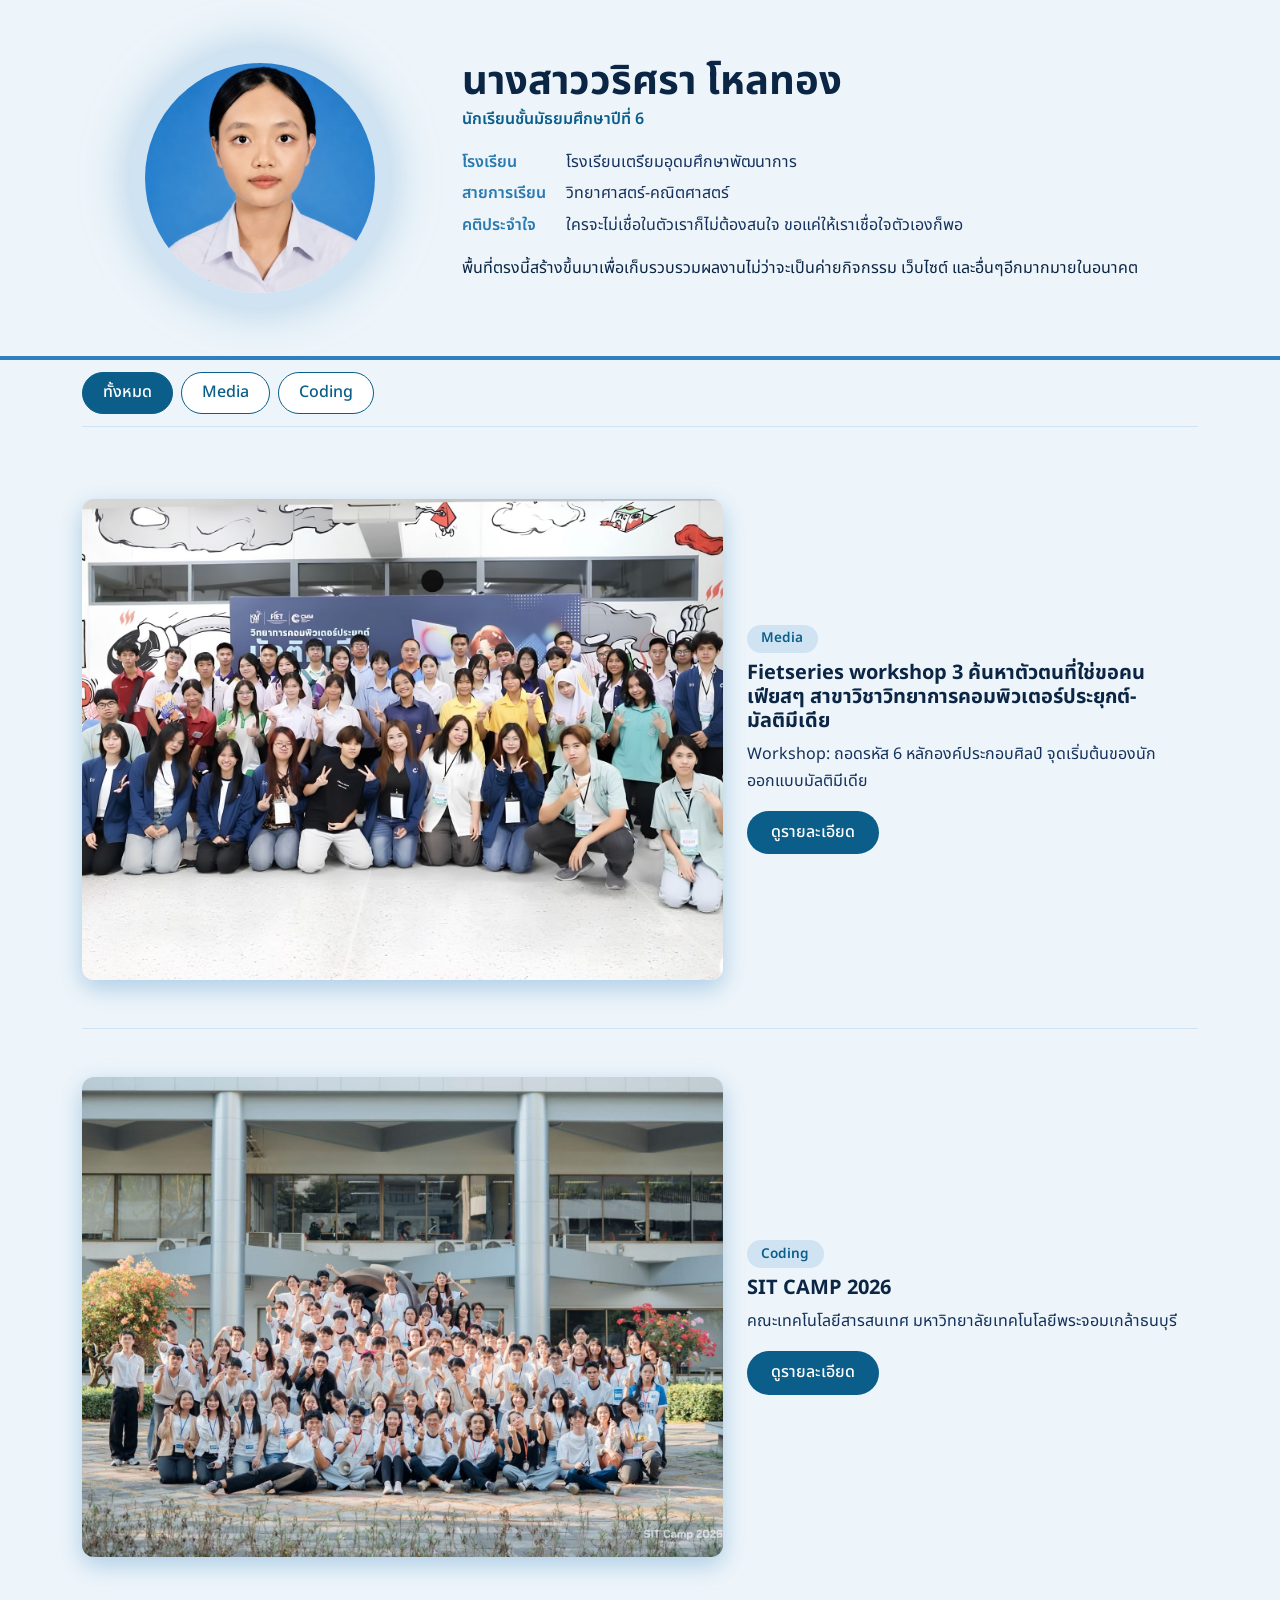
<file: index.html>
<!DOCTYPE html>
<html lang="th">

<head>
    <meta charset="UTF-8">
    <meta name="viewport" content="width=device-width, initial-scale=1.0">
    <title>Codefolio/Gam</title>
    <link rel="preconnect" href="https://fonts.googleapis.com">
    <link rel="preconnect" href="https://fonts.gstatic.com" crossorigin>
    <link href="https://fonts.googleapis.com/css2?family=Noto+Sans+Thai:wght@100..900&display=swap" rel="stylesheet">
    <link href="https://cdn.jsdelivr.net/npm/bootstrap@5.3.3/dist/css/bootstrap.min.css" rel="stylesheet">
    <link rel="stylesheet" href="style.css">
</head>

<body>
    <header class="profile">
        <div class="container">
            <div class="row align-items-center g-4">
                <div class="col-md-4 text-center">
                    <img src="profile.jpg" alt="รูปโปรไฟล์" class="profile-photo">
                </div>
                <div class="col-md-8">
                    <h1 class="profile-name">นางสาววริศรา โหลทอง</h1>
                    <p class="profile-sub">นักเรียนชั้นมัธยมศึกษาปีที่ 6</p>
                    <dl class="profile-info">
                        <dt>โรงเรียน</dt>
                        <dd>โรงเรียนเตรียมอุดมศึกษาพัฒนาการ</dd>
                        <dt>สายการเรียน</dt>
                        <dd>วิทยาศาสตร์-คณิตศาสตร์</dd>
                        <dt>คติประจำใจ</dt>
                        <dd>ใครจะไม่เชื่อในตัวเราก็ไม่ต้องสนใจ ขอแค่ให้เราเชื่อใจตัวเองก็พอ</dd>
                    </dl>
                    <p class="profile-about"> พื้นที่ตรงนี้สร้างขึ้นมาเพื่อเก็บรวบรวมผลงานไม่ว่าจะเป็นค่ายกิจกรรม เว็บไซต์ และอื่นๆอีกมากมายในอนาคต </p>
                </div>
            </div>
        </div>
    </header>

    <main>
        <section class="container works" id="works">
            <input type="radio" name="cat" id="cat-all" class="visually-hidden" checked>
            <input type="radio" name="cat" id="cat-media" class="visually-hidden">
            <input type="radio" name="cat" id="cat-coding" class="visually-hidden">

            <div class="filter-bar" role="group" aria-label="เลือกหมวดผลงาน">
                <label for="cat-all">ทั้งหมด</label>
                <label for="cat-media">Media</label>
                <label for="cat-coding">Coding</label>
            </div>

            <div class="work-list">
                <article class="work" data-category="Media">
                    <div class="row g-4 align-items-center">
                        <div class="col-lg-7">
                            <img src="cmm01.jpg" alt="กิจกรรม Fietseries workshop 3" class="work-media">
                        </div>
                        <div class="col-lg-5">
                            <span class="work-tag">Media</span>
                            <h3 class="work-title">Fietseries workshop 3 ค้นหาตัวตนที่ใช่ขอคนเฟียสๆ
                                สาขาวิชาวิทยาการคอมพิวเตอร์ประยุกต์-มัลติมีเดีย</h3>
                            <p class="work-desc">Workshop: ถอดรหัส 6 หลักองค์ประกอบศิลป์ จุดเริ่มต้นของนักออกแบบมัลติมีเดีย</p>
                            <a href="detail.html" class="btn-detail">ดูรายละเอียด</a>
                        </div>
                    </div>
                </article>

                <article class="work" data-category="Coding">
                    <div class="row g-4 align-items-center">
                        <div class="col-lg-7">
                            <img src="sit 01.jpg" alt="ภาพหมู่ค่าย SIT CAMP 2026" class="work-media">
                        </div>
                        <div class="col-lg-5">
                            <span class="work-tag">Coding</span>
                            <h3 class="work-title">SIT CAMP 2026</h3>
                            <p class="work-desc">คณะเทคโนโลยีสารสนเทศ มหาวิทยาลัยเทคโนโลยีพระจอมเกล้าธนบุรี</p>
                            <a href="detail-sitcamp.html" class="btn-detail">ดูรายละเอียด</a>
                        </div>
                    </div>
                </article>
            </div>
        </section>
    </main>
</body>

</html>
</file>
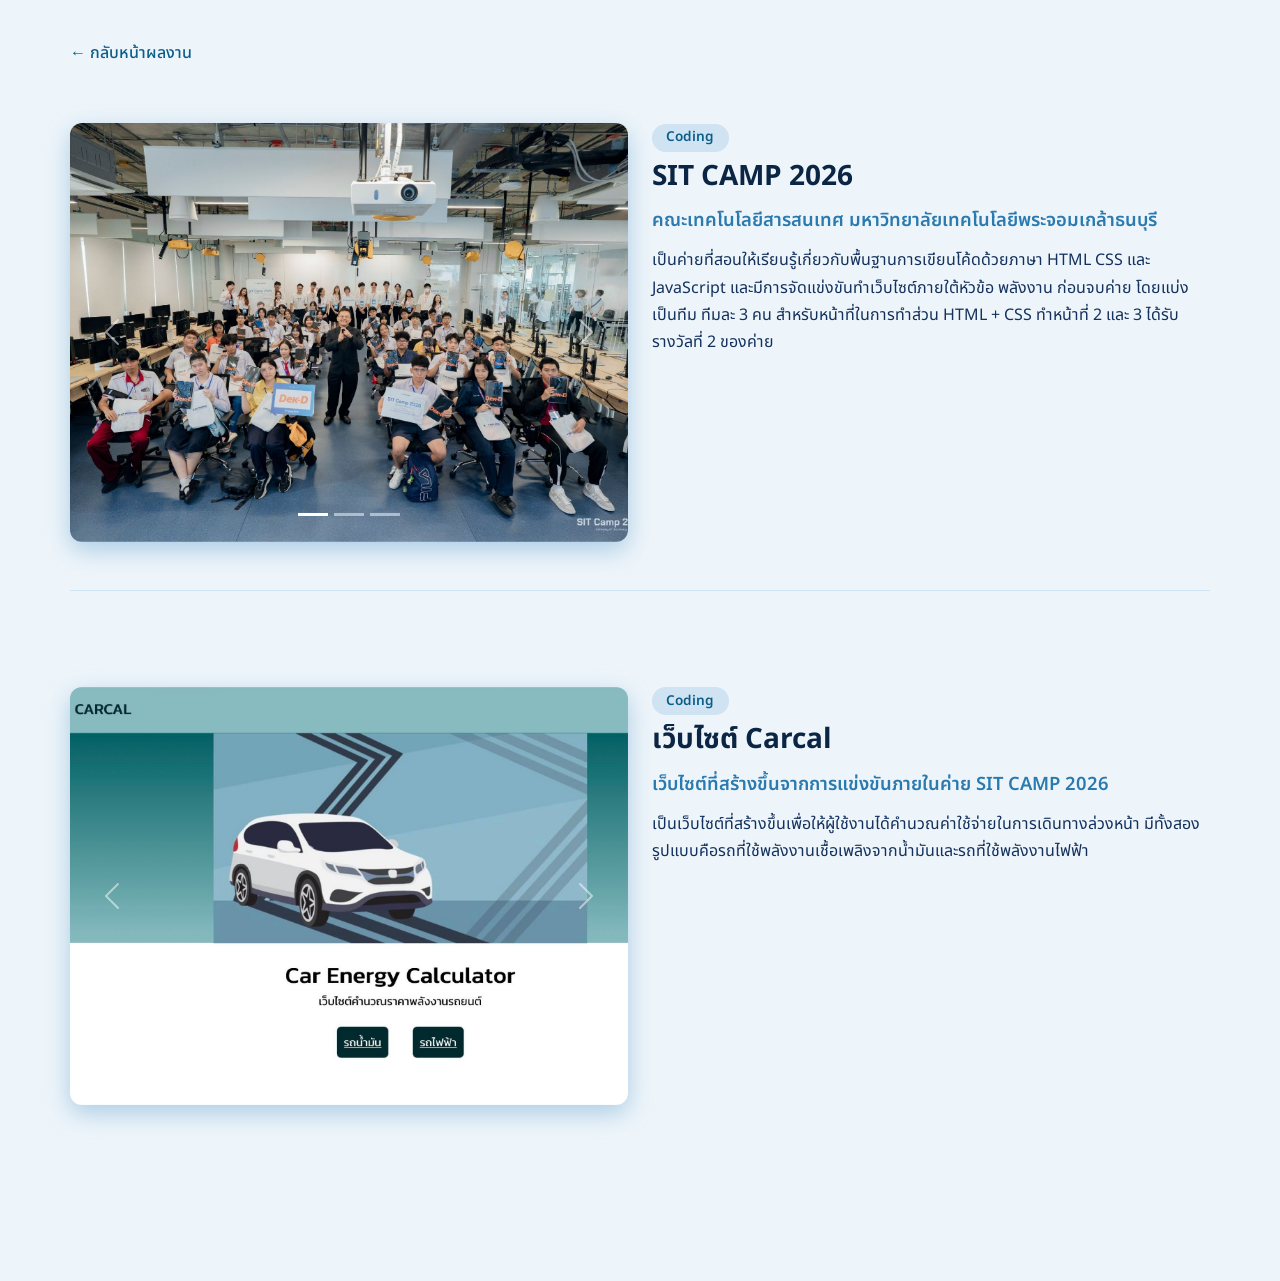
<file: detail-sitcamp.html>
<!DOCTYPE html>
<html lang="th">

<head>
    <meta charset="UTF-8">
    <meta name="viewport" content="width=device-width, initial-scale=1.0">
    <title>SIT CAMP 2026 | Codefolio/Gam</title>
    <link rel="preconnect" href="https://fonts.googleapis.com">
    <link rel="preconnect" href="https://fonts.gstatic.com" crossorigin>
    <link href="https://fonts.googleapis.com/css2?family=Noto+Sans+Thai:wght@100..900&display=swap" rel="stylesheet">
    <link href="https://cdn.jsdelivr.net/npm/bootstrap@5.3.3/dist/css/bootstrap.min.css" rel="stylesheet">
    <link rel="stylesheet" href="style.css">
</head>

<body>
    <main class="container detail">
        <a href="index.html" class="back-link">← กลับหน้าผลงาน</a>

        <!-- บล็อกที่ 1: SIT CAMP 2026 -->
        <section class="detail-block">
            <div class="row g-4 align-items-start">
                <div class="col-lg-6">
                    <div id="sitCarousel" class="carousel slide detail-carousel" data-bs-ride="carousel">
                        <div class="carousel-indicators">
                            <button type="button" data-bs-target="#sitCarousel" data-bs-slide-to="0"
                                class="active" aria-current="true" aria-label="รูปที่ 1"></button>
                            <button type="button" data-bs-target="#sitCarousel" data-bs-slide-to="1"
                                aria-label="รูปที่ 2"></button>
                            <button type="button" data-bs-target="#sitCarousel" data-bs-slide-to="2"
                                aria-label="รูปที่ 3"></button>
                        </div>
                        <div class="carousel-inner">
                            <div class="carousel-item active">
                                <img src="sit 02.jpg" class="d-block w-100" alt="ผู้เข้าร่วมค่าย SIT CAMP 2026 ถ่ายภาพหมู่ในห้องปฏิบัติการ">
                            </div>
                            <div class="carousel-item">
                                <img src="sit 03.jpg" class="d-block w-100" alt="บรรยากาศการเรียนในค่าย SIT CAMP 2026">
                            </div>
                            <div class="carousel-item">
                                <img src="sit camp 2026.jpg" class="d-block w-100" alt="เกียรติบัตร SIT CAMP 2026">
                            </div>
                        </div>
                        <button class="carousel-control-prev" type="button" data-bs-target="#sitCarousel"
                            data-bs-slide="prev">
                            <span class="carousel-control-prev-icon" aria-hidden="true"></span>
                            <span class="visually-hidden">ก่อนหน้า</span>
                        </button>
                        <button class="carousel-control-next" type="button" data-bs-target="#sitCarousel"
                            data-bs-slide="next">
                            <span class="carousel-control-next-icon" aria-hidden="true"></span>
                            <span class="visually-hidden">ถัดไป</span>
                        </button>
                    </div>
                </div>

                <div class="col-lg-6">
                    <span class="work-tag">Coding</span>
                    <h1 class="detail-title">SIT CAMP 2026</h1>
                    <h2 class="detail-subtitle">คณะเทคโนโลยีสารสนเทศ มหาวิทยาลัยเทคโนโลยีพระจอมเกล้าธนบุรี</h2>
                    <p class="detail-text">เป็นค่ายที่สอนให้เรียนรู้เกี่ยวกับพื้นฐานการเขียนโค้ดด้วยภาษา HTML CSS
                        และ JavaScript และมีการจัดแข่งขันทำเว็บไซต์ภายใต้หัวข้อ พลังงาน ก่อนจบค่าย
                        โดยแบ่งเป็นทีม ทีมละ 3 คน สำหรับหน้าที่ในการทำส่วน HTML + CSS ทำหน้าที่ 2 และ 3
                        ได้รับรางวัลที่ 2 ของค่าย</p>
                </div>
            </div>
        </section>

        <!-- บล็อกที่ 2: เว็บไซต์ Carcal -->
        <section class="detail-block">
            <div class="row g-4 align-items-start">
                <div class="col-lg-6">
                    <div id="carcalCarousel" class="carousel slide detail-carousel carousel-contain" data-bs-ride="carousel">
                        <div class="carousel-indicators">
                            <button type="button" data-bs-target="#carcalCarousel" data-bs-slide-to="0"
                                class="active" aria-current="true" aria-label="รูปที่ 1"></button>
                            <button type="button" data-bs-target="#carcalCarousel" data-bs-slide-to="1"
                                aria-label="รูปที่ 2"></button>
                            <button type="button" data-bs-target="#carcalCarousel" data-bs-slide-to="2"
                                aria-label="รูปที่ 3"></button>
                            <button type="button" data-bs-target="#carcalCarousel" data-bs-slide-to="3"
                                aria-label="รูปที่ 4"></button>
                        </div>
                        <div class="carousel-inner">
                            <div class="carousel-item active">
                                <img src="carcal01.jpg" class="d-block w-100" alt="หน้าแรกเว็บไซต์ Carcal">
                            </div>
                            <div class="carousel-item">
                                <img src="carcal02.jpg" class="d-block w-100" alt="หน้าคำนวณค่าน้ำมัน">
                            </div>
                            <div class="carousel-item">
                                <img src="carcal03.jpg" class="d-block w-100" alt="หน้าคำนวณค่าชาร์จรถไฟฟ้า">
                            </div>
                            <div class="carousel-item">
                                <img src="Qr carcal.jpeg" class="d-block w-100" alt="QR Code เข้าเว็บไซต์ Carcal">
                            </div>
                        </div>
                        <button class="carousel-control-prev" type="button" data-bs-target="#carcalCarousel"
                            data-bs-slide="prev">
                            <span class="carousel-control-prev-icon" aria-hidden="true"></span>
                            <span class="visually-hidden">ก่อนหน้า</span>
                        </button>
                        <button class="carousel-control-next" type="button" data-bs-target="#carcalCarousel"
                            data-bs-slide="next">
                            <span class="carousel-control-next-icon" aria-hidden="true"></span>
                            <span class="visually-hidden">ถัดไป</span>
                        </button>
                    </div>
                </div>

                <div class="col-lg-6">
                    <span class="work-tag">Coding</span>
                    <h2 class="detail-title">เว็บไซต์ Carcal</h2>
                    <h3 class="detail-subtitle">เว็บไซต์ที่สร้างขึ้นจากการแข่งขันภายในค่าย SIT CAMP 2026</h3>
                    <p class="detail-text">เป็นเว็บไซต์ที่สร้างขึ้นเพื่อให้ผู้ใช้งานได้คำนวณค่าใช้จ่ายในการเดินทางล่วงหน้า
                        มีทั้งสองรูปแบบคือรถที่ใช้พลังงานเชื้อเพลิงจากน้ำมันและรถที่ใช้พลังงานไฟฟ้า</p>
                </div>
            </div>
        </section>
    </main>

    <script src="https://cdn.jsdelivr.net/npm/bootstrap@5.3.3/dist/js/bootstrap.bundle.min.js"></script>
</body>

</html>
</file>
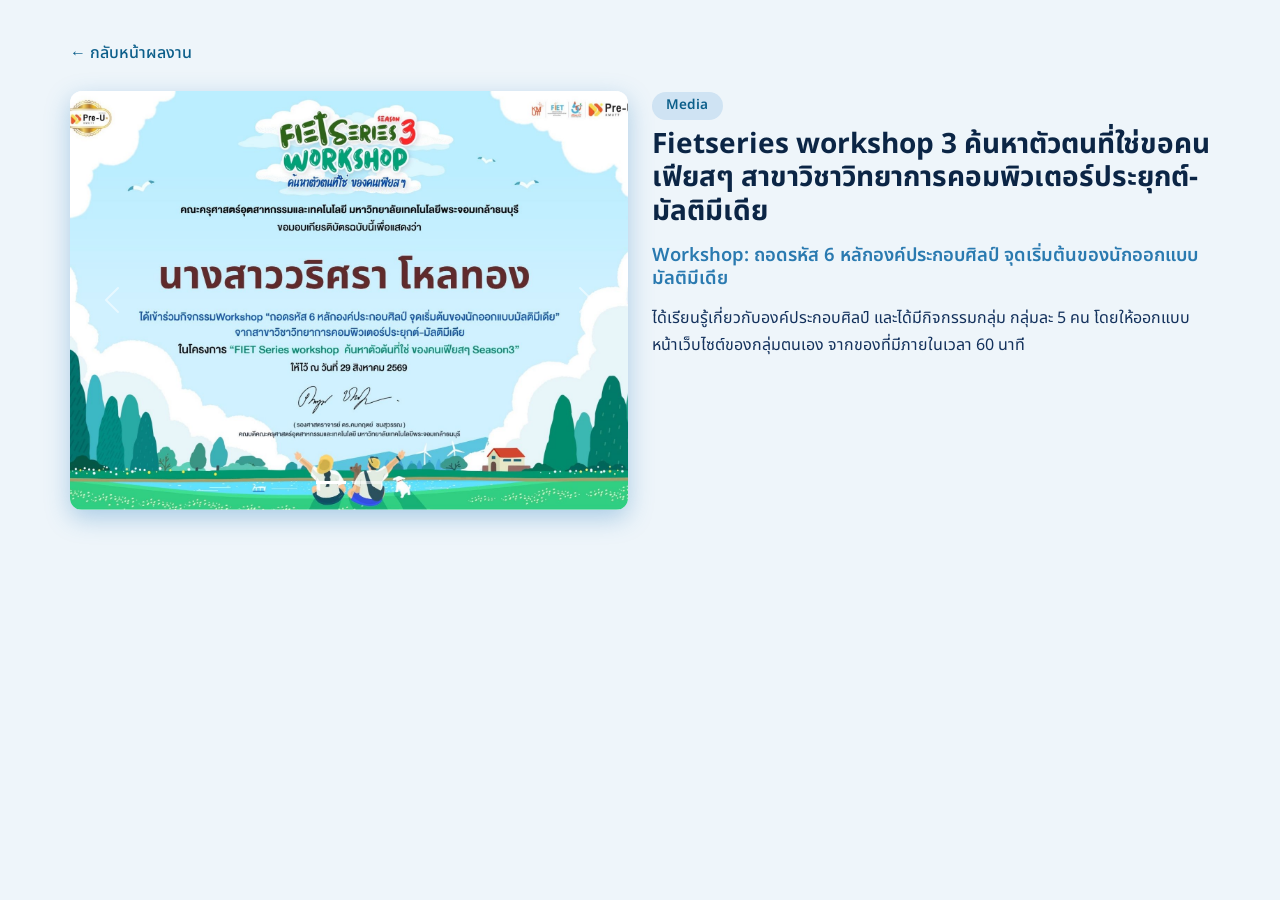
<file: detail.html>
<!DOCTYPE html>
<html lang="th">

<head>
    <meta charset="UTF-8">
    <meta name="viewport" content="width=device-width, initial-scale=1.0">
    <title>รายละเอียดผลงาน | Codefolio/Gam</title>
    <link rel="preconnect" href="https://fonts.googleapis.com">
    <link rel="preconnect" href="https://fonts.gstatic.com" crossorigin>
    <link href="https://fonts.googleapis.com/css2?family=Noto+Sans+Thai:wght@100..900&display=swap" rel="stylesheet">
    <link href="https://cdn.jsdelivr.net/npm/bootstrap@5.3.3/dist/css/bootstrap.min.css" rel="stylesheet">
    <link rel="stylesheet" href="style.css">
</head>

<body>
    <main class="container detail">
        <a href="index.html" class="back-link">← กลับหน้าผลงาน</a>

        <div class="row g-4 align-items-start">
            <div class="col-lg-6">
                <div id="workCarousel" class="carousel slide detail-carousel" data-bs-ride="carousel">
                    <div class="carousel-indicators">
                        <button type="button" data-bs-target="#workCarousel" data-bs-slide-to="0"
                            class="active" aria-current="true" aria-label="รูปที่ 1"></button>
                        <button type="button" data-bs-target="#workCarousel" data-bs-slide-to="1"
                            aria-label="รูปที่ 2"></button>
                    </div>
                    <div class="carousel-inner">
                        <div class="carousel-item active">
                            <img src="cmm-2569.jpg" class="d-block w-100" alt="กิจกรรม Fietseries workshop 3 รูปที่ 1">
                        </div>
                        <div class="carousel-item">
                            <img src="cmm-star.jpg" class="d-block w-100" alt="กิจกรรม Fietseries workshop 3 รูปที่ 2">
                        </div>
                    </div>
                    <button class="carousel-control-prev" type="button" data-bs-target="#workCarousel"
                        data-bs-slide="prev">
                        <span class="carousel-control-prev-icon" aria-hidden="true"></span>
                        <span class="visually-hidden">ก่อนหน้า</span>
                    </button>
                    <button class="carousel-control-next" type="button" data-bs-target="#workCarousel"
                        data-bs-slide="next">
                        <span class="carousel-control-next-icon" aria-hidden="true"></span>
                        <span class="visually-hidden">ถัดไป</span>
                    </button>
                </div>
            </div>

            <div class="col-lg-6">
                <span class="work-tag">Media</span>
                <h1 class="detail-title">Fietseries workshop 3 ค้นหาตัวตนที่ใช่ขอคนเฟียสๆ
                    สาขาวิชาวิทยาการคอมพิวเตอร์ประยุกต์-มัลติมีเดีย</h1>
                <h2 class="detail-subtitle">Workshop: ถอดรหัส 6 หลักองค์ประกอบศิลป์ จุดเริ่มต้นของนักออกแบบมัลติมีเดีย</h2>
                <p class="detail-text">ได้เรียนรู้เกี่ยวกับองค์ประกอบศิลป์ และได้มีกิจกรรมกลุ่ม กลุ่มละ 5 คน
                    โดยให้ออกแบบหน้าเว็บไซต์ของกลุ่มตนเอง จากของที่มีภายในเวลา 60 นาที</p>
            </div>
        </div>
    </main>

    <script src="https://cdn.jsdelivr.net/npm/bootstrap@5.3.3/dist/js/bootstrap.bundle.min.js"></script>
</body>

</html>
</file>
<file: style.css>
:root {
    --text: #0b2545;
    --topic: #2a7ab0;
    --answer: #13315c;
    --paper: #eef5fa;
    --line: #2f80c0;
    --border: #cfe3f3;
    --shadow: rgba(47, 128, 192, 0.35);
    --m6: #0b5e8a;
    --m6-dark: #084868;
    --space: #ffffff;
}

body {
    font-family: "Noto Sans Thai", sans-serif;
    background-color: var(--paper);
    color: var(--answer);
    line-height: 1.7;
}

/* ---------- Profile ---------- */
.profile {
    background-color: var(--paper);
    border-bottom: 4px solid var(--line);
    padding: 3rem 0;
}

.profile-photo {
    width: 100%;
    max-width: 260px;
    aspect-ratio: 1 / 1;
    object-fit: cover;
    border-radius: 50%;
    border: 15px solid var(--border);
    box-shadow: 0 0 50px var(--shadow);
    background: var(--space);
}

.profile-name {
    color: var(--text);
    font-weight: 700;
    margin-bottom: 0;
}

.profile-sub {
    color: var(--m6);
    font-weight: 600;
    margin-bottom: 1rem;
}

.profile-info {
    display: grid;
    grid-template-columns: max-content 1fr;
    gap: 0.25rem 1.25rem;
}

.profile-info dt {
    color: var(--topic);
    font-weight: 600;
}

.profile-info dd {
    color: var(--answer);
    font-weight: 400;
    margin: 0;
}

.profile-about {
    color: var(--text);
}

/* ---------- Filter ---------- */
.filter-bar {
    position: sticky;
    top: 0;
    z-index: 10;
    display: flex;
    flex-wrap: wrap;
    gap: 0.5rem;
    margin-bottom: 1.5rem;
    padding: 0.75rem 0;
    background: var(--paper);
    border-bottom: 1px solid var(--border);
}

.filter-bar label {
    padding: 0.4rem 1.25rem;
    border: 1px solid var(--m6);
    border-radius: 999px;
    background: var(--space);
    color: var(--m6);
    font-weight: 500;
    cursor: pointer;
    transition: background .15s, color .15s, border-color .15s;
}

.filter-bar label:hover {
    background: var(--border);
    border-color: var(--m6);
}

#cat-all:checked ~ .filter-bar label[for="cat-all"],
#cat-media:checked ~ .filter-bar label[for="cat-media"],
#cat-coding:checked ~ .filter-bar label[for="cat-coding"] {
    background: var(--m6);
    border-color: var(--m6);
    color: var(--space);
}

#cat-all:focus-visible ~ .filter-bar label[for="cat-all"],
#cat-media:focus-visible ~ .filter-bar label[for="cat-media"],
#cat-coding:focus-visible ~ .filter-bar label[for="cat-coding"] {
    outline: 3px solid var(--line);
    outline-offset: 2px;
}

#cat-media:checked ~ .work-list .work:not([data-category="Media"]),
#cat-coding:checked ~ .work-list .work:not([data-category="Coding"]) {
    display: none;
}

/* ---------- Works ---------- */
.work {
    padding: 3rem 0;
    border-bottom: 1px solid var(--border);
}

.work-media {
    width: 100%;
    height: auto;
    border-radius: 12px;
    box-shadow: 0 8px 24px var(--shadow);
}

.work-tag {
    display: inline-block;
    padding: 0.15rem 0.9rem;
    margin-bottom: 0.5rem;
    border-radius: 999px;
    background: var(--border);
    color: var(--m6);
    font-size: 0.85rem;
    font-weight: 600;
}

.work-title {
    color: var(--text);
    font-weight: 700;
    font-size: 1.25rem;
}

.work-desc {
    color: var(--answer);
}

.btn-detail {
    display: inline-block;
    padding: 0.5rem 1.5rem;
    border-radius: 999px;
    background: var(--m6);
    color: var(--space);
    text-decoration: none;
    font-weight: 500;
    transition: background .15s;
}

.btn-detail:hover {
    background: var(--m6-dark);
    color: var(--space);
}

/* ---------- Detail page ---------- */
.detail {
    padding: 2.5rem 0 4rem;
}

.back-link {
    display: inline-block;
    margin-bottom: 1.5rem;
    color: var(--m6);
    text-decoration: none;
    font-weight: 500;
}

.back-link:hover {
    color: var(--m6-dark);
    text-decoration: underline;
}

.detail-carousel {
    border-radius: 12px;
    overflow: hidden;
    box-shadow: 0 8px 24px var(--shadow);
    background: var(--space);
}

.detail-carousel img {
    aspect-ratio: 4 / 3;
    object-fit: cover;
}

.detail-title {
    color: var(--text);
    font-weight: 700;
    font-size: 1.75rem;
    margin-bottom: 1rem;
}

.detail-subtitle {
    color: var(--topic);
    font-weight: 600;
    font-size: 1.15rem;
    margin-bottom: 1rem;
}

.detail-text {
    color: var(--answer);
}

/* ---------- Detail: หลายบล็อก ---------- */
.detail-block {
    padding: 2rem 0 3rem;
    margin-bottom: 4rem;
    border-bottom: 1px solid var(--border);
}

.detail-block:last-of-type {
    border-bottom: none;
}

.carousel-contain {
    background: var(--border);
}

.carousel-contain img {
    object-fit: contain;
}
</file>
